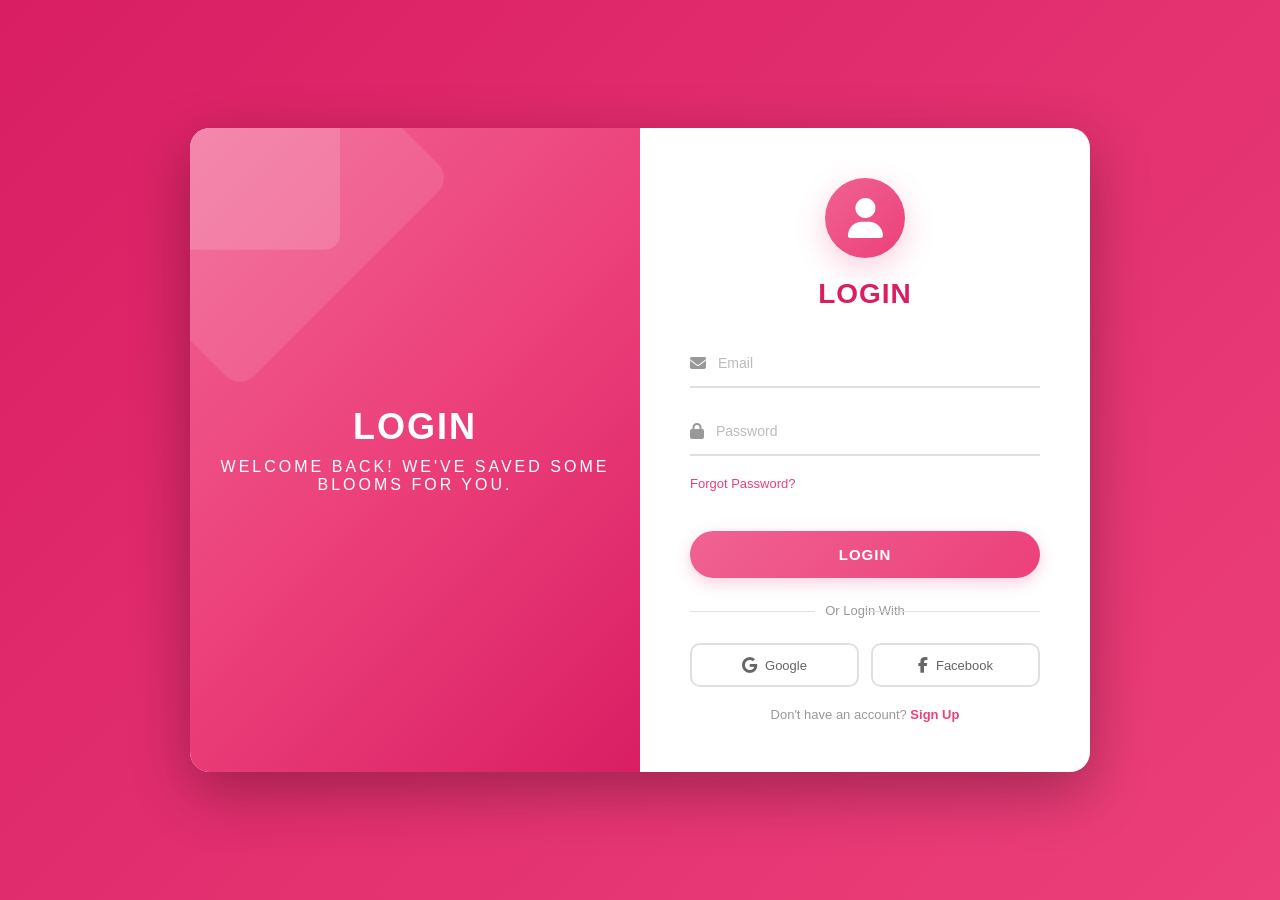
<file: index/login.html>
<!DOCTYPE html>
<html lang="en">
<head>
    <meta charset="UTF-8">
    <meta name="viewport" content="width=device-width, initial-scale=1.0">
    <title>Login</title>
    <link rel="stylesheet" href="https://cdnjs.cloudflare.com/ajax/libs/font-awesome/6.4.0/css/all.min.css">
    <style>
        * {
            margin: 0;
            padding: 0;
            box-sizing: border-box;
        }

        body {
            font-family: 'Segoe UI', Tahoma, Geneva, Verdana, sans-serif;
            background: linear-gradient(135deg, #d91e63 0%, #ec407a 100%);
            min-height: 100vh;
            display: flex;
            justify-content: center;
            align-items: center;
            padding: 20px;
        }

        .container {
            width: 100%;
            max-width: 900px;
        }

        .form-container {
            display: grid;
            grid-template-columns: 1fr 1fr;
            background: white;
            border-radius: 20px;
            box-shadow: 0 20px 60px rgba(0, 0, 0, 0.3);
            overflow: hidden;
            min-height: 500px;
        }

        /* Left Side Styling */
        .left-side {
            background: linear-gradient(135deg, #f06292 0%, #ec407a 50%, #d91e63 100%);
            position: relative;
            overflow: hidden;
            display: flex;
            align-items: center;
            justify-content: center;
            padding: 40px 20px;
        }

        .shape {
            position: absolute;
            width: 300px;
            height: 300px;
            background: rgba(255, 255, 255, 0.1);
            transform: rotate(45deg);
            top: -100px;
            left: -100px;
            border-radius: 20px;
        }

        .shape::after {
            content: '';
            position: absolute;
            width: 200px;
            height: 200px;
            background: rgba(255, 255, 255, 0.15);
            transform: rotate(-45deg);
            top: 30px;
            left: 30px;
            border-radius: 15px;
        }

        .shape-text {
            position: relative;
            z-index: 10;
            text-align: center;
            color: white;
        }

        .shape-text h2 {
            font-size: 36px;
            font-weight: 700;
            margin-bottom: 10px;
            letter-spacing: 2px;
        }

        .shape-text p {
            font-size: 16px;
            font-weight: 300;
            letter-spacing: 3px;
        }

        /* Right Side Styling */
        .right-side {
            padding: 50px 40px;
            display: flex;
            flex-direction: column;
            justify-content: center;
            align-items: center;
        }

        .form-wrapper {
            width: 100%;
            max-width: 350px;
        }

        .icon-circle {
            width: 80px;
            height: 80px;
            background: linear-gradient(135deg, #f06292 0%, #ec407a 100%);
            border-radius: 50%;
            display: flex;
            align-items: center;
            justify-content: center;
            margin: 0 auto 20px;
            box-shadow: 0 10px 30px rgba(240, 98, 146, 0.3);
        }

        .icon-circle i {
            color: white;
            font-size: 40px;
        }

        h1 {
            text-align: center;
            color: #d91e63;
            font-size: 28px;
            margin-bottom: 30px;
            font-weight: 700;
            letter-spacing: 1px;
        }

        .form-group {
            margin-bottom: 20px;
        }

        .input-wrapper {
            position: relative;
            display: flex;
            align-items: center;
            border-bottom: 2px solid #e0e0e0;
            transition: all 0.3s ease;
        }

        .input-wrapper:focus-within {
            border-bottom-color: #ec407a;
        }

        .input-wrapper i {
            color: #999;
            margin-right: 12px;
            font-size: 16px;
        }

        .input-wrapper input {
            flex: 1;
            border: none;
            padding: 15px 0;
            font-size: 14px;
            background: transparent;
            outline: none;
            color: #333;
        }

        .input-wrapper input::placeholder {
            color: #bbb;
        }

        .form-options {
            display: flex;
            justify-content: space-between;
            align-items: center;
            margin: 20px 0;
        }

        .forgot-password {
            color: #ec407a;
            text-decoration: none;
            font-size: 13px;
            font-weight: 500;
            transition: color 0.3s ease;
        }

        .forgot-password:hover {
            color: #d91e63;
        }

        .btn-login {
            width: 100%;
            padding: 15px;
            background: linear-gradient(135deg, #f06292 0%, #ec407a 100%);
            color: white;
            border: none;
            border-radius: 25px;
            font-size: 15px;
            font-weight: 600;
            cursor: pointer;
            transition: all 0.3s ease;
            margin-top: 20px;
            letter-spacing: 1px;
            box-shadow: 0 5px 15px rgba(240, 98, 146, 0.3);
        }

        .btn-login:hover {
            transform: translateY(-2px);
            box-shadow: 0 8px 20px rgba(240, 98, 146, 0.4);
        }

        .btn-login:active {
            transform: translateY(0);
        }

        .divider {
            text-align: center;
            margin: 25px 0;
            position: relative;
            color: #999;
            font-size: 13px;
        }

        .divider::before {
            content: '';
            position: absolute;
            top: 50%;
            left: 0;
            right: 50%;
            height: 1px;
            background: #e0e0e0;
        }

        .divider::after {
            content: '';
            position: absolute;
            top: 50%;
            left: 50%;
            right: 0;
            height: 1px;
            background: #e0e0e0;
        }

        .divider span {
            position: relative;
            background: white;
            padding: 0 10px;
        }

        .social-login {
            display: grid;
            grid-template-columns: 1fr 1fr;
            gap: 12px;
            margin-bottom: 20px;
        }

        .social-btn {
            display: flex;
            align-items: center;
            justify-content: center;
            gap: 8px;
            padding: 12px;
            border: 2px solid #e0e0e0;
            border-radius: 10px;
            text-decoration: none;
            color: #666;
            font-weight: 500;
            font-size: 13px;
            transition: all 0.3s ease;
        }

        .social-btn:hover {
            border-color: #ec407a;
            color: #ec407a;
            background: rgba(240, 98, 146, 0.05);
        }

        .social-btn i {
            font-size: 16px;
        }

        .signup-link {
            text-align: center;
            font-size: 13px;
            color: #999;
            margin-top: 20px;
        }

        .signup-link a {
            color: #ec407a;
            text-decoration: none;
            font-weight: 600;
            transition: color 0.3s ease;
        }

        .signup-link a:hover {
            color: #d91e63;
        }

        /* Success Modal */
        .success-modal {
            display: none;
            position: fixed;
            top: 0;
            left: 0;
            width: 100%;
            height: 100%;
            background: rgba(0, 0, 0, 0.5);
            z-index: 1000;
            justify-content: center;
            align-items: center;
            animation: fadeIn 0.3s ease;
        }

        .success-modal.active {
            display: flex;
        }

        @keyframes fadeIn {
            from {
                opacity: 0;
            }
            to {
                opacity: 1;
            }
        }

        .success-content {
            background: white;
            border-radius: 20px;
            padding: 60px 40px;
            text-align: center;
            max-width: 400px;
            box-shadow: 0 20px 60px rgba(0, 0, 0, 0.3);
            animation: scaleIn 0.5s ease;
        }

        @keyframes scaleIn {
            from {
                transform: scale(0.8);
                opacity: 0;
            }
            to {
                transform: scale(1);
                opacity: 1;
            }
        }

        .checkmark-circle {
            width: 120px;
            height: 120px;
            background: linear-gradient(135deg, #f06292 0%, #ec407a 100%);
            border-radius: 50%;
            display: flex;
            align-items: center;
            justify-content: center;
            margin: 0 auto 30px;
            position: relative;
            box-shadow: 0 10px 40px rgba(240, 98, 146, 0.4);
        }

        .checkmark {
            width: 70px;
            height: 70px;
            position: relative;
        }

        .checkmark::after {
            content: '';
            position: absolute;
            width: 25px;
            height: 14px;
            border: 4px solid white;
            border-top: none;
            border-right: none;
            left: 22px;
            top: 24px;
            transform: rotate(-45deg);
            animation: checkmarkAnimation 0.8s ease 0.3s both;
        }

        @keyframes checkmarkAnimation {
            0% {
                width: 0;
                height: 0;
                border-width: 4px;
                left: 22px;
                top: 24px;
            }
            50% {
                width: 25px;
                height: 0;
                border-width: 4px;
                left: 15px;
                top: 20px;
            }
            100% {
                width: 25px;
                height: 14px;
                border-width: 4px;
                left: 22px;
                top: 24px;
            }
        }

        .success-content h2 {
            color: #d91e63;
            font-size: 26px;
            margin-bottom: 12px;
            font-weight: 700;
        }

        .success-content p {
            color: #666;
            font-size: 15px;
            margin-bottom: 20px;
        }

        /* Responsive Design */
        @media (max-width: 768px) {
            .form-container {
                grid-template-columns: 1fr;
                min-height: auto;
            }

            .left-side {
                display: none;
            }

            .right-side {
                padding: 40px 25px;
            }

            .form-wrapper {
                max-width: 100%;
            }

            h1 {
                font-size: 24px;
            }

            .icon-circle {
                width: 70px;
                height: 70px;
            }

            .icon-circle i {
                font-size: 35px;
            }

            .social-login {
                grid-template-columns: 1fr;
            }
        }

        @media (max-width: 480px) {
            body {
                padding: 10px;
            }

            .right-side {
                padding: 30px 20px;
            }

            h1 {
                font-size: 22px;
                margin-bottom: 20px;
            }

            .input-wrapper input {
                padding: 12px 0;
                font-size: 13px;
            }

            .btn-login {
                padding: 12px;
                font-size: 14px;
            }

            .form-options {
                margin: 15px 0;
            }

            .success-content {
                padding: 40px 25px;
                max-width: 90%;
            }

            .checkmark-circle {
                width: 100px;
                height: 100px;
                margin: 0 auto 20px;
            }

            .checkmark {
                width: 60px;
                height: 60px;
            }

            .checkmark::after {
                width: 20px;
                height: 11px;
                border-width: 3px;
                left: 12px;
                top: 16px;
            }
        }
    </style>
</head>
<body>
    <div class="container">
        <div class="form-container">
            <!-- Left Side - Decorative -->
            <div class="left-side">
                <div class="shape"></div>
                <div class="shape-text">
                    <h2>LOGIN</h2>
                    <p>WELCOME BACK! WE'VE SAVED SOME BLOOMS FOR YOU.</p>
                </div>
            </div>

            <!-- Right Side - Form -->
            <div class="right-side">
                <div class="form-wrapper">
                    <div class="icon-circle">
                        <i class="fas fa-user"></i>
                    </div>
                    <h1>LOGIN</h1>

                    <form id="loginForm">
                        <div class="form-group">
                            <div class="input-wrapper">
                                <i class="fas fa-envelope"></i>
                                <input type="email" placeholder="Email" required>
                            </div>
                        </div>

                        <div class="form-group">
                            <div class="input-wrapper">
                                <i class="fas fa-lock"></i>
                                <input type="password" placeholder="Password" required>
                            </div>
                        </div>

                        <div class="form-options">
                            <a href="#" class="forgot-password">Forgot Password?</a>
                        </div>

                        <button type="submit" class="btn-login">LOGIN</button>
                    </form>

                    <div class="divider">
                        <span>Or Login With</span>
                    </div>

                    <div class="social-login">
                        <a href="#" class="social-btn google">
                            <i class="fab fa-google"></i>
                            <span>Google</span>
                        </a>
                        <a href="#" class="social-btn facebook">
                            <i class="fab fa-facebook-f"></i>
                            <span>Facebook</span>
                        </a>
                    </div>

                    <div class="signup-link">
                        <p>Don't have an account? <a href="signup.html">Sign Up</a></p>
                    </div>
                </div>
            </div>
        </div>
    </div>

    <!-- Success Modal -->
    <div class="success-modal" id="successModal">
        <div class="success-content">
            <div class="checkmark-circle">
                <div class="checkmark"></div>
            </div>
            <h2>Login Successful!</h2>
            <p>Welcome back! You are now logged in.</p>
        </div>
    </div>

    <script>
        // Login Form Handler
        const loginForm = document.getElementById('loginForm');
        if (loginForm) {
            loginForm.addEventListener('submit', function(e) {
                e.preventDefault();
                
                const email = this.querySelector('input[type="email"]').value;
                const password = this.querySelector('input[type="password"]').value;
                
                // Validasi sederhana
                if (email && password) {
                    console.log('Login attempt:', { email, password });
                    showSuccessModal();
                }
            });
        }

        function showSuccessModal() {
    const modal = document.getElementById('successModal');
    modal.classList.add('active');

    setTimeout(() => {
        window.location.href = "index.html"; // ⬅️ balik ke home
    }, 2000);
}
        

        // Social Login Handlers
        const socialButtons = document.querySelectorAll('.social-btn');
        socialButtons.forEach(button => {
            button.addEventListener('click', function(e) {
                e.preventDefault();
                const provider = this.classList.contains('google') ? 'Google' : 'Facebook';
                console.log('Social login with:', provider);
                alert('Redirecting to ' + provider + ' authentication... (Demo)');
            });
        });

        // Forgot Password Handler
        const forgotPasswordLink = document.querySelector('.forgot-password');
        if (forgotPasswordLink) {
            forgotPasswordLink.addEventListener('click', function(e) {
                e.preventDefault();
                alert('Forgot Password feature coming soon!\n\nPlease check your email for password reset link.');
            });
        }

        // Input focus animation
        const inputs = document.querySelectorAll('.input-wrapper input');
        inputs.forEach(input => {
            input.addEventListener('focus', function() {
                this.parentElement.style.borderBottomColor = '#ec407a';
            });
            
            input.addEventListener('blur', function() {
                if (!this.value) {
                    this.parentElement.style.borderBottomColor = '#e0e0e0';
                }
            });
        });
    </script>
</body>
</html>
</file>
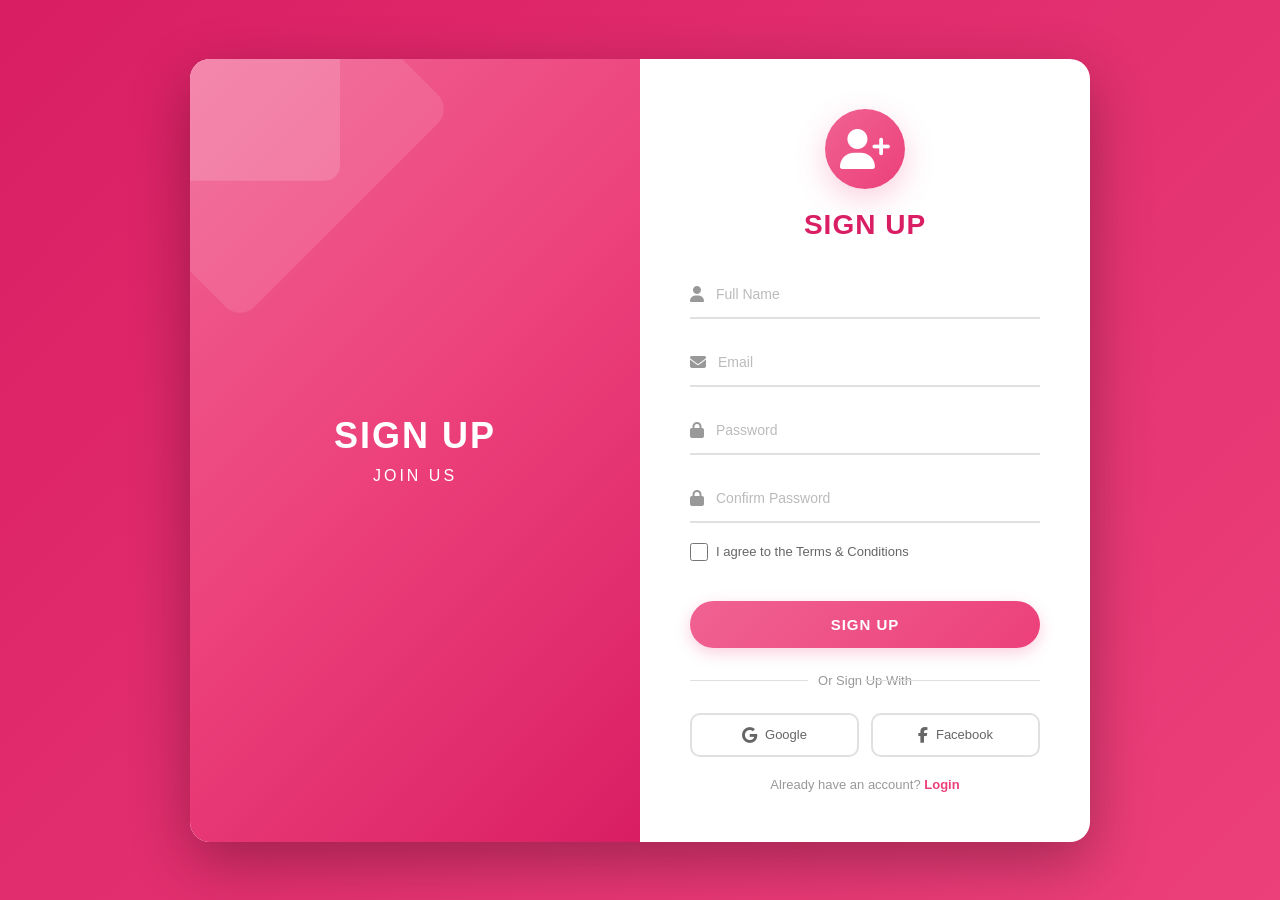
<file: index/signup.html>
<!DOCTYPE html>
<html lang="en">
<head>
    <meta charset="UTF-8">
    <meta name="viewport" content="width=device-width, initial-scale=1.0">
    <title>Sign Up</title>
    <link rel="stylesheet" href="https://cdnjs.cloudflare.com/ajax/libs/font-awesome/6.4.0/css/all.min.css">
    <style>
        * {
            margin: 0;
            padding: 0;
            box-sizing: border-box;
        }

        body {
            font-family: 'Segoe UI', Tahoma, Geneva, Verdana, sans-serif;
            background: linear-gradient(135deg, #d91e63 0%, #ec407a 100%);
            min-height: 100vh;
            display: flex;
            justify-content: center;
            align-items: center;
            padding: 20px;
        }

        .container {
            width: 100%;
            max-width: 900px;
        }

        .form-container {
            display: grid;
            grid-template-columns: 1fr 1fr;
            background: white;
            border-radius: 20px;
            box-shadow: 0 20px 60px rgba(0, 0, 0, 0.3);
            overflow: hidden;
            min-height: auto;
        }

        /* Left Side Styling */
        .left-side {
            background: linear-gradient(135deg, #f06292 0%, #ec407a 50%, #d91e63 100%);
            position: relative;
            overflow: hidden;
            display: flex;
            align-items: center;
            justify-content: center;
            padding: 40px 20px;
        }

        .shape {
            position: absolute;
            width: 300px;
            height: 300px;
            background: rgba(255, 255, 255, 0.1);
            transform: rotate(45deg);
            top: -100px;
            left: -100px;
            border-radius: 20px;
        }

        .shape::after {
            content: '';
            position: absolute;
            width: 200px;
            height: 200px;
            background: rgba(255, 255, 255, 0.15);
            transform: rotate(-45deg);
            top: 30px;
            left: 30px;
            border-radius: 15px;
        }

        .shape-text {
            position: relative;
            z-index: 10;
            text-align: center;
            color: white;
        }

        .shape-text h2 {
            font-size: 36px;
            font-weight: 700;
            margin-bottom: 10px;
            letter-spacing: 2px;
        }

        .shape-text p {
            font-size: 16px;
            font-weight: 300;
            letter-spacing: 3px;
        }

        /* Right Side Styling */
        .right-side {
            padding: 50px 40px;
            display: flex;
            flex-direction: column;
            justify-content: center;
            align-items: center;
        }

        .form-wrapper {
            width: 100%;
            max-width: 350px;
        }

        .icon-circle {
            width: 80px;
            height: 80px;
            background: linear-gradient(135deg, #f06292 0%, #ec407a 100%);
            border-radius: 50%;
            display: flex;
            align-items: center;
            justify-content: center;
            margin: 0 auto 20px;
            box-shadow: 0 10px 30px rgba(240, 98, 146, 0.3);
        }

        .icon-circle i {
            color: white;
            font-size: 40px;
        }

        h1 {
            text-align: center;
            color: #d91e63;
            font-size: 28px;
            margin-bottom: 30px;
            font-weight: 700;
            letter-spacing: 1px;
        }

        .form-group {
            margin-bottom: 20px;
        }

        .input-wrapper {
            position: relative;
            display: flex;
            align-items: center;
            border-bottom: 2px solid #e0e0e0;
            transition: all 0.3s ease;
        }

        .input-wrapper:focus-within {
            border-bottom-color: #ec407a;
        }

        .input-wrapper i {
            color: #999;
            margin-right: 12px;
            font-size: 16px;
        }

        .input-wrapper input {
            flex: 1;
            border: none;
            padding: 15px 0;
            font-size: 14px;
            background: transparent;
            outline: none;
            color: #333;
        }

        .input-wrapper input::placeholder {
            color: #bbb;
        }

        .form-options {
            display: flex;
            justify-content: space-between;
            align-items: center;
            margin: 20px 0;
        }

        .checkbox {
            display: flex;
            align-items: center;
            font-size: 13px;
            color: #666;
            cursor: pointer;
            user-select: none;
        }

        .checkbox input {
            width: 18px;
            height: 18px;
            margin-right: 8px;
            cursor: pointer;
            accent-color: #ec407a;
        }

        .btn-login {
            width: 100%;
            padding: 15px;
            background: linear-gradient(135deg, #f06292 0%, #ec407a 100%);
            color: white;
            border: none;
            border-radius: 25px;
            font-size: 15px;
            font-weight: 600;
            cursor: pointer;
            transition: all 0.3s ease;
            margin-top: 20px;
            letter-spacing: 1px;
            box-shadow: 0 5px 15px rgba(240, 98, 146, 0.3);
        }

        .btn-login:hover {
            transform: translateY(-2px);
            box-shadow: 0 8px 20px rgba(240, 98, 146, 0.4);
        }

        .btn-login:active {
            transform: translateY(0);
        }

        .divider {
            text-align: center;
            margin: 25px 0;
            position: relative;
            color: #999;
            font-size: 13px;
        }

        .divider::before {
            content: '';
            position: absolute;
            top: 50%;
            left: 0;
            right: 50%;
            height: 1px;
            background: #e0e0e0;
        }

        .divider::after {
            content: '';
            position: absolute;
            top: 50%;
            left: 50%;
            right: 0;
            height: 1px;
            background: #e0e0e0;
        }

        .divider span {
            position: relative;
            background: white;
            padding: 0 10px;
        }

        .social-login {
            display: grid;
            grid-template-columns: 1fr 1fr;
            gap: 12px;
            margin-bottom: 20px;
        }

        .social-btn {
            display: flex;
            align-items: center;
            justify-content: center;
            gap: 8px;
            padding: 12px;
            border: 2px solid #e0e0e0;
            border-radius: 10px;
            text-decoration: none;
            color: #666;
            font-weight: 500;
            font-size: 13px;
            transition: all 0.3s ease;
        }

        .social-btn:hover {
            border-color: #ec407a;
            color: #ec407a;
            background: rgba(240, 98, 146, 0.05);
        }

        .social-btn i {
            font-size: 16px;
        }

        .signup-link {
            text-align: center;
            font-size: 13px;
            color: #999;
            margin-top: 20px;
        }

        .signup-link a {
            color: #ec407a;
            text-decoration: none;
            font-weight: 600;
            transition: color 0.3s ease;
        }

        .signup-link a:hover {
            color: #d91e63;
        }

        /* Success Modal */
        .success-modal {
            display: none;
            position: fixed;
            top: 0;
            left: 0;
            width: 100%;
            height: 100%;
            background: rgba(0, 0, 0, 0.5);
            z-index: 1000;
            justify-content: center;
            align-items: center;
            animation: fadeIn 0.3s ease;
        }

        .success-modal.active {
            display: flex;
        }

        @keyframes fadeIn {
            from {
                opacity: 0;
            }
            to {
                opacity: 1;
            }
        }

        .success-content {
            background: white;
            border-radius: 20px;
            padding: 60px 40px;
            text-align: center;
            max-width: 400px;
            box-shadow: 0 20px 60px rgba(0, 0, 0, 0.3);
            animation: scaleIn 0.5s ease;
        }

        @keyframes scaleIn {
            from {
                transform: scale(0.8);
                opacity: 0;
            }
            to {
                transform: scale(1);
                opacity: 1;
            }
        }

        .checkmark-circle {
            width: 120px;
            height: 120px;
            background: linear-gradient(135deg, #f06292 0%, #ec407a 100%);
            border-radius: 50%;
            display: flex;
            align-items: center;
            justify-content: center;
            margin: 0 auto 30px;
            position: relative;
            box-shadow: 0 10px 40px rgba(240, 98, 146, 0.4);
        }

        .checkmark {
            width: 70px;
            height: 70px;
            position: relative;
        }

        .checkmark::after {
            content: '';
            position: absolute;
            width: 25px;
            height: 14px;
            border: 4px solid white;
            border-top: none;
            border-right: none;
            left: 22px;
            top: 24px;
            transform: rotate(-45deg);
            animation: checkmarkAnimation 0.8s ease 0.3s both;
        }

        @keyframes checkmarkAnimation {
            0% {
                width: 0;
                height: 0;
                border-width: 4px;
                left: 22px;
                top: 24px;
            }
            50% {
                width: 25px;
                height: 0;
                border-width: 4px;
                left: 15px;
                top: 20px;
            }
            100% {
                width: 25px;
                height: 14px;
                border-width: 4px;
                left: 22px;
                top: 24px;
            }
        }

        .success-content h2 {
            color: #d91e63;
            font-size: 26px;
            margin-bottom: 12px;
            font-weight: 700;
        }

        .success-content p {
            color: #666;
            font-size: 15px;
            margin-bottom: 25px;
        }

        .countdown {
            color: #ec407a;
            font-weight: 600;
            font-size: 16px;
            margin-top: 20px;
        }

        /* Responsive Design */
        @media (max-width: 768px) {
            .form-container {
                grid-template-columns: 1fr;
            }

            .left-side {
                display: none;
            }

            .right-side {
                padding: 40px 25px;
            }

            .form-wrapper {
                max-width: 100%;
            }

            h1 {
                font-size: 24px;
            }

            .icon-circle {
                width: 70px;
                height: 70px;
            }

            .icon-circle i {
                font-size: 35px;
            }

            .social-login {
                grid-template-columns: 1fr;
            }
        }

        @media (max-width: 480px) {
            body {
                padding: 10px;
            }

            .right-side {
                padding: 30px 20px;
            }

            h1 {
                font-size: 22px;
                margin-bottom: 20px;
            }

            .input-wrapper input {
                padding: 12px 0;
                font-size: 13px;
            }

            .btn-login {
                padding: 12px;
                font-size: 14px;
            }

            .form-options {
                margin: 15px 0;
            }

            .success-content {
                padding: 40px 25px;
                max-width: 90%;
            }

            .checkmark-circle {
                width: 100px;
                height: 100px;
                margin: 0 auto 20px;
            }

            .checkmark {
                width: 60px;
                height: 60px;
            }

            .checkmark::after {
                width: 20px;
                height: 11px;
                border-width: 3px;
                left: 12px;
                top: 16px;
            }
        }
    </style>
</head>
<body>
    <div class="container">
        <div class="form-container">
            <!-- Left Side - Decorative -->
            <div class="left-side">
                <div class="shape"></div>
                <div class="shape-text">
                    <h2>SIGN UP</h2>
                    <p>JOIN US</p>
                </div>
            </div>

            <!-- Right Side - Form -->
            <div class="right-side">
                <div class="form-wrapper">
                    <div class="icon-circle">
                        <i class="fas fa-user-plus"></i>
                    </div>
                    <h1>SIGN UP</h1>

                    <form id="signupForm">
                        <div class="form-group">
                            <div class="input-wrapper">
                                <i class="fas fa-user"></i>
                                <input type="text" placeholder="Full Name" required>
                            </div>
                        </div>

                        <div class="form-group">
                            <div class="input-wrapper">
                                <i class="fas fa-envelope"></i>
                                <input type="email" placeholder="Email" required>
                            </div>
                        </div>

                        <div class="form-group">
                            <div class="input-wrapper">
                                <i class="fas fa-lock"></i>
                                <input type="password" placeholder="Password" required>
                            </div>
                        </div>

                        <div class="form-group">
                            <div class="input-wrapper">
                                <i class="fas fa-lock"></i>
                                <input type="password" placeholder="Confirm Password" required>
                            </div>
                        </div>

                        <div class="form-options">
                            <label class="checkbox">
                                <input type="checkbox" required>
                                <span>I agree to the Terms & Conditions</span>
                            </label>
                        </div>

                        <button type="submit" class="btn-login">SIGN UP</button>
                    </form>

                    <div class="divider">
                        <span>Or Sign Up With</span>
                    </div>

                    <div class="social-login">
                        <a href="#" class="social-btn google">
                            <i class="fab fa-google"></i>
                            <span>Google</span>
                        </a>
                        <a href="#" class="social-btn facebook">
                            <i class="fab fa-facebook-f"></i>
                            <span>Facebook</span>
                        </a>
                    </div>

                    <div class="signup-link">
                        <p>Already have an account? <a href="login.html">Login</a></p>
                    </div>
                </div>
            </div>
        </div>
    </div>

    <!-- Success Modal -->
    <div class="success-modal" id="successModal">
        <div class="success-content">
            <div class="checkmark-circle">
                <div class="checkmark"></div>
            </div>
            <h2>Sign Up Successful!</h2>
            <p>Your account has been created successfully.</p>
            <div class="countdown">
                Redirecting to Login in <span id="countdown">3</span>s...
            </div>
        </div>
    </div>

    <script>
        // Sign Up Form Handler
        const signupForm = document.getElementById('signupForm');
        if (signupForm) {
            signupForm.addEventListener('submit', function(e) {
                e.preventDefault();
                
                const fullName = this.querySelector('input[type="text"]').value;
                const email = this.querySelectorAll('input[type="email"]')[0].value;
                const password = this.querySelectorAll('input[type="password"]')[0].value;
                const confirmPassword = this.querySelectorAll('input[type="password"]')[1].value;
                const terms = this.querySelector('input[type="checkbox"]').checked;
                
                // Validasi
                if (!fullName || !email || !password || !confirmPassword) {
                    alert('Semua field harus diisi!');
                    return;
                }
                
                if (password !== confirmPassword) {
                    alert('Password tidak cocok!');
                    return;
                }
                
                if (!terms) {
                    alert('Anda harus menyetujui Terms & Conditions!');
                    return;
                }
                
                // Show success modal
                showSuccessModal();
            });
        }

        function showSuccessModal() {
            const modal = document.getElementById('successModal');
            const countdownEl = document.getElementById('countdown');
            let count = 3;

            modal.classList.add('active');

            const interval = setInterval(() => {
                count--;
                countdownEl.textContent = count;

                if (count === 0) {
                    clearInterval(interval);
                    window.location.href = 'login.html';
                }
            }, 1000);
        }

        // Social Sign Up Handlers
        const socialButtons = document.querySelectorAll('.social-btn');
        socialButtons.forEach(button => {
            button.addEventListener('click', function(e) {
                e.preventDefault();
                const provider = this.classList.contains('google') ? 'Google' : 'Facebook';
                console.log('Social signup with:', provider);
                alert('Redirecting to ' + provider + ' authentication... (Demo)');
            });
        });

        // Input focus animation
        const inputs = document.querySelectorAll('.input-wrapper input');
        inputs.forEach(input => {
            input.addEventListener('focus', function() {
                this.parentElement.style.borderBottomColor = '#ec407a';
            });  
            
            input.addEventListener('blur', function() {
                if (!this.value) {
                    this.parentElement.style.borderBottomColor = '#e0e0e0';
                }
            });
        });
    </script>
</body>
</html>
</file>
